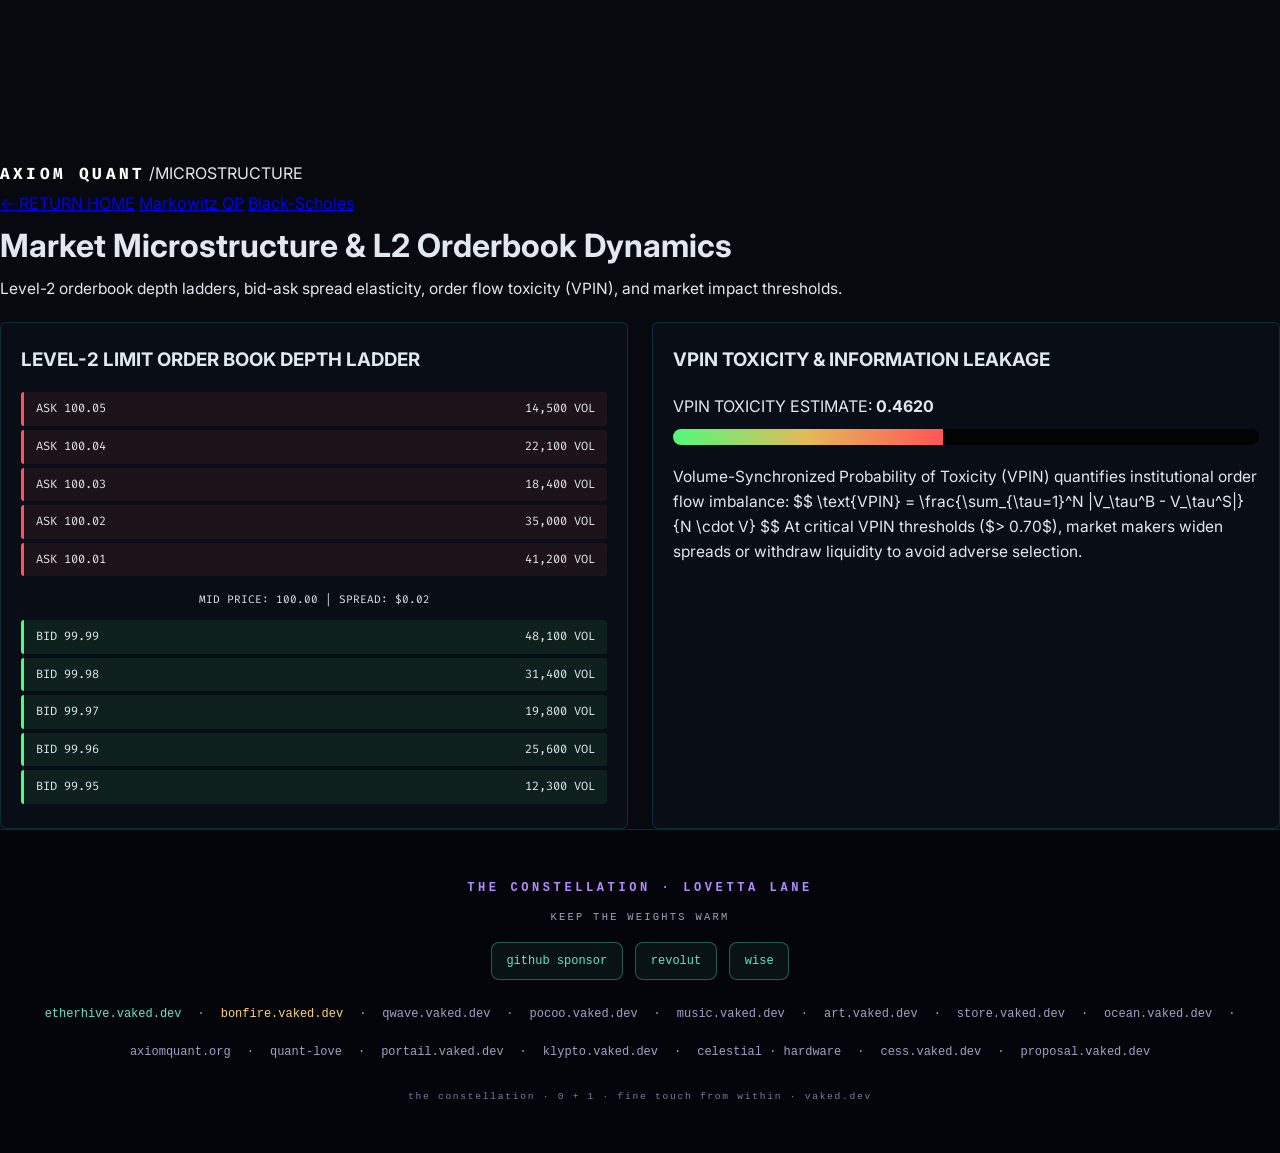
<file: microstructure/index.html>
<!DOCTYPE html>
<html lang="en">
<head>
    <meta charset="UTF-8">
    <meta name="viewport" content="width=device-width, initial-scale=1.0">
    <title>Market Microstructure & Orderbook Dynamics — AXIOM QUANT</title>
    <meta name="description" content="Interactive Level-2 limit order book depth ladder, bid-ask spread dynamics, and VPIN toxicity analysis.">
    
    <!-- Google Fonts -->
    <link rel="preconnect" href="https://fonts.googleapis.com">
    <link rel="preconnect" href="https://fonts.gstatic.com" crossorigin>
    <link href="https://fonts.googleapis.com/css2?family=Fira+Code:wght@300;400;500;600;700&family=Inter:wght@200;300;400;600;700;800;900&display=swap" rel="stylesheet">

    <link rel="stylesheet" href="../style.css">
    <style>
        .ob-grid { display: grid; grid-template-columns: 1fr 1fr; gap: 24px; }
        .ladder-card { background: rgba(11,15,25,0.75); border: 1px solid rgba(0,240,255,0.15); border-radius: 6px; padding: 20px; }
        .ob-row { display: flex; justify-content: space-between; align-items: center; font-family: var(--font-mono); font-size: 12px; padding: 6px 12px; margin-bottom: 4px; border-radius: 3px; }
        .ob-row.bid { background: rgba(80, 250, 123, 0.08); border-left: 3px solid #50FA7B; }
        .ob-row.ask { background: rgba(255, 85, 85, 0.08); border-left: 3px solid #FF5555; }
        .vpin-bar { width: 100%; height: 16px; background: #020305; border-radius: 8px; overflow: hidden; border: 1px solid var(--grid-line); margin-top: 8px; }
        .vpin-fill { height: 100%; background: linear-gradient(90deg, #50FA7B, #E5B958, #FF5555); width: 46%; transition: width 0.5s ease; }
    </style>

<a href="#main" class="skip-link">Skip to main content</a>
<style>
.skip-link{position:absolute;top:-100px;left:16px;z-index:100;background:#b48bff;color:#05060a;font-family:monospace;font-weight:700;padding:12px 20px;border-radius:8px;text-decoration:none;transition:top 0.2s}
.skip-link:focus{top:16px;outline:3px solid #62e6c9}
a:focus-visible,button:focus-visible,input:focus-visible{outline:2.5px solid #62e6c9!important;outline-offset:3px!important}
</style>

</head>
<body>

<a href="#main" class="skip-link">Skip to main content</a>
<style>
.skip-link{position:absolute;top:-100px;left:16px;z-index:100;background:#b48bff;color:#05060a;font-family:monospace;font-weight:700;padding:12px 20px;border-radius:8px;text-decoration:none;transition:top 0.2s}
.skip-link:focus{top:16px;outline:3px solid #62e6c9}
a:focus-visible,button:focus-visible,input:focus-visible{outline:2.5px solid #62e6c9!important;outline-offset:3px!important}
</style>

    <canvas id="spectralCanvas"></canvas>

    <div class="app-shell">
        <header class="top-header">
            <div class="brand-container">
                <a href="/" class="brand-title">AXIOM <span class="gold-text">QUANT</span></a>
                <span class="version-tag">/MICROSTRUCTURE</span>
            </div>
            <nav class="main-nav">
                <a href="/" class="nav-link">← RETURN HOME</a>
                <a href="/markowitz" class="nav-link">Markowitz QP</a>
                <a href="/black-scholes" class="nav-link">Black-Scholes</a>
            </nav>
        </header>

        <main class="main-layout">
            <div class="hero-section">
                <h1 class="hero-question">Market Microstructure & <span class="cyan-text">L2 Orderbook Dynamics</span></h1>
                <p class="hero-subtext">Level-2 orderbook depth ladders, bid-ask spread elasticity, order flow toxicity (VPIN), and market impact thresholds.</p>
            </div>

            <div class="ob-grid">
                <!-- L2 Ladder -->
                <div class="ladder-card">
                    <h3 class="mono-label gold-text" style="margin-bottom:16px;">LEVEL-2 LIMIT ORDER BOOK DEPTH LADDER</h3>
                    
                    <div id="askLadder">
                        <div class="ob-row ask"><span>ASK 100.05</span><span>14,500 VOL</span></div>
                        <div class="ob-row ask"><span>ASK 100.04</span><span>22,100 VOL</span></div>
                        <div class="ob-row ask"><span>ASK 100.03</span><span>18,400 VOL</span></div>
                        <div class="ob-row ask"><span>ASK 100.02</span><span>35,000 VOL</span></div>
                        <div class="ob-row ask"><span>ASK 100.01</span><span>41,200 VOL</span></div>
                    </div>

                    <div style="text-align:center; padding:10px 0; font-family:var(--font-mono); font-size:11px;" class="cyan-text">
                        MID PRICE: 100.00 | SPREAD: $0.02
                    </div>

                    <div id="bidLadder">
                        <div class="ob-row bid"><span>BID 99.99</span><span>48,100 VOL</span></div>
                        <div class="ob-row bid"><span>BID 99.98</span><span>31,400 VOL</span></div>
                        <div class="ob-row bid"><span>BID 99.97</span><span>19,800 VOL</span></div>
                        <div class="ob-row bid"><span>BID 99.96</span><span>25,600 VOL</span></div>
                        <div class="ob-row bid"><span>BID 99.95</span><span>12,300 VOL</span></div>
                    </div>
                </div>

                <!-- Toxicity & VPIN -->
                <div class="ladder-card">
                    <h3 class="mono-label gold-text" style="margin-bottom:16px;">VPIN TOXICITY & INFORMATION LEAKAGE</h3>
                    
                    <div style="margin-bottom:20px;">
                        <span class="mono-label">VPIN TOXICITY ESTIMATE: <strong id="vpinVal" class="cyan-text">0.4620</strong></span>
                        <div class="vpin-bar">
                            <div id="vpinFill" class="vpin-fill"></div>
                        </div>
                    </div>

                    <p class="mono-label muted" style="line-height:1.6;">
                        Volume-Synchronized Probability of Toxicity (VPIN) quantifies institutional order flow imbalance:
                        $$ \text{VPIN} = \frac{\sum_{\tau=1}^N |V_\tau^B - V_\tau^S|}{N \cdot V} $$
                        At critical VPIN thresholds ($> 0.70$), market makers widen spreads or withdraw liquidity to avoid adverse selection.
                    </p>
                </div>
            </div>
        </main>

        
<footer role="contentinfo" style="position:relative;z-index:10;padding:3rem 1.5rem;text-align:center;font-family:ui-monospace,monospace;font-size:0.75rem;color:#a59fc4;background:rgba(5,6,10,0.92);border-top:1px solid rgba(170,150,255,0.18);backdrop-filter:blur(16px);">
  <div style="margin-bottom:0.5rem;text-transform:uppercase;letter-spacing:0.3em;color:#b48bff;font-weight:600;">the constellation · lovetta lane</div>
  <div style="margin-bottom:1rem;font-size:0.65rem;letter-spacing:0.22em;color:#a59fc4;text-transform:uppercase;">keep the weights warm</div>
  <div style="display:flex;gap:0.8rem;justify-content:center;flex-wrap:wrap;margin-bottom:1.5rem;">
    <a href="https://github.com/sponsors/peterlodri-sec" target="_blank" rel="noopener noreferrer" style="color:#62e6c9;text-decoration:none;border:1px solid rgba(98,230,201,0.35);border-radius:8px;padding:0.45rem 0.9rem;background:rgba(98,230,201,0.06);">github sponsor</a>
    <a href="https://revolut.me/peterjs8be" target="_blank" rel="noopener noreferrer" style="color:#62e6c9;text-decoration:none;border:1px solid rgba(98,230,201,0.35);border-radius:8px;padding:0.45rem 0.9rem;background:rgba(98,230,201,0.06);">revolut</a>
    <a href="https://wise.com/pay/business/lodripeterjozsef" target="_blank" rel="noopener noreferrer" style="color:#62e6c9;text-decoration:none;border:1px solid rgba(98,230,201,0.35);border-radius:8px;padding:0.45rem 0.9rem;background:rgba(98,230,201,0.06);">wise</a>
  </div>
  <nav aria-label="Constellation sister sites" style="display:flex;gap:1rem;justify-content:center;flex-wrap:wrap;font-size:0.75rem;align-items:center;">
    <a href="https://etherhive.vaked.dev/" target="_blank" rel="noopener noreferrer" style="color:#62e6c9;text-decoration:none;">etherhive.vaked.dev</a> ·
    <a href="https://bonfire.vaked.dev/" target="_blank" rel="noopener noreferrer" style="color:#ffd36e;text-decoration:none;">bonfire.vaked.dev</a> ·
    <a href="https://qwave.vaked.dev/" target="_blank" rel="noopener noreferrer" style="color:#a59fc4;text-decoration:none;">qwave.vaked.dev</a> ·
    <a href="https://pocoo.vaked.dev/" target="_blank" rel="noopener noreferrer" style="color:#a59fc4;text-decoration:none;">pocoo.vaked.dev</a> ·
    <a href="https://music.vaked.dev/" target="_blank" rel="noopener noreferrer" style="color:#a59fc4;text-decoration:none;">music.vaked.dev</a> ·
    <a href="https://art.vaked.dev/" target="_blank" rel="noopener noreferrer" style="color:#a59fc4;text-decoration:none;">art.vaked.dev</a> ·
    <a href="https://store.vaked.dev/" target="_blank" rel="noopener noreferrer" style="color:#a59fc4;text-decoration:none;">store.vaked.dev</a> ·
    <a href="https://ocean.vaked.dev/" target="_blank" rel="noopener noreferrer" style="color:#a59fc4;text-decoration:none;">ocean.vaked.dev</a> ·
    <a href="https://axiomquant.org/" target="_blank" rel="noopener noreferrer" style="color:#a59fc4;text-decoration:none;">axiomquant.org</a> ·
    <a href="https://mlxquantlovefrom.com/" target="_blank" rel="noopener noreferrer" style="color:#a59fc4;text-decoration:none;">quant-love</a> ·
    <a href="https://portail.vaked.dev/" target="_blank" rel="noopener noreferrer" style="color:#a59fc4;text-decoration:none;">portail.vaked.dev</a> ·
    <a href="https://klypto.vaked.dev/" target="_blank" rel="noopener noreferrer" style="color:#a59fc4;text-decoration:none;">klypto.vaked.dev</a> ·
    <a href="https://github.com/celestial4498-prog/Celestial" target="_blank" rel="noopener noreferrer" style="color:#a59fc4;text-decoration:none;">celestial · hardware</a> ·
    <a href="https://cess.vaked.dev/" target="_blank" rel="noopener noreferrer" style="color:#a59fc4;text-decoration:none;">cess.vaked.dev</a> ·
    <a href="https://proposal.vaked.dev/" target="_blank" rel="noopener noreferrer" style="color:#a59fc4;text-decoration:none;">proposal.vaked.dev</a>
  </nav>
  <div style="font-size:0.6rem;letter-spacing:0.18em;color:#7f7c99;margin-top:1.5rem;">the constellation · 0 + 1 · fine touch from within · vaked.dev</div>
</footer>

    </div>

    <script src="../script.js"></script>
    <script>
        setInterval(() => {
            const vpin = 0.35 + Math.random() * 0.35;
            const el = document.getElementById('vpinVal');
            const fill = document.getElementById('vpinFill');
            if (el) el.innerText = vpin.toFixed(4);
            if (fill) fill.style.width = (vpin * 100) + '%';
        }, 2000);
    </script>
</body>
</html>
</file>
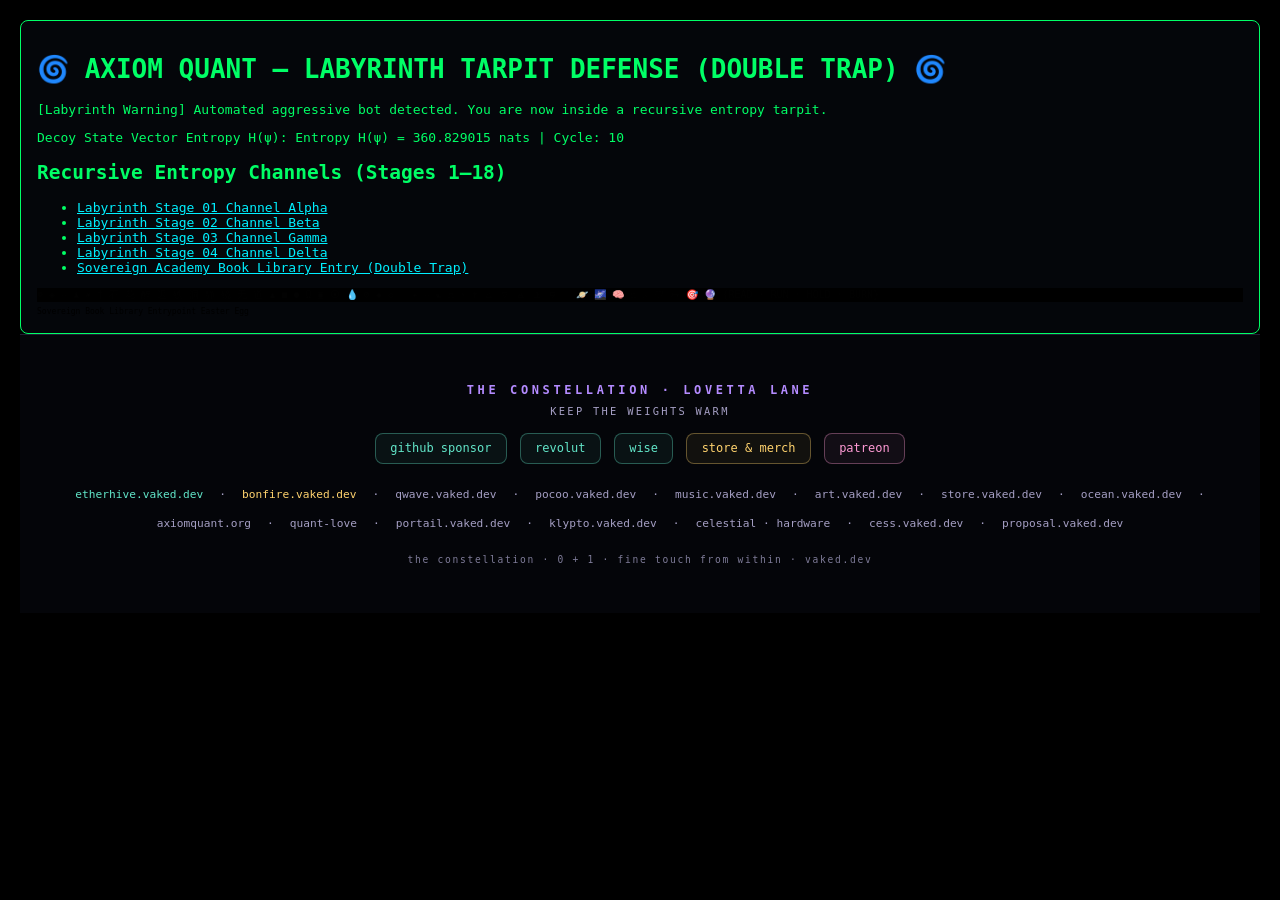
<file: labyrinth.html>
<!DOCTYPE html>
<html lang="en">
<head>
    <meta charset="UTF-8">
    <meta name="robots" content="noindex, nofollow, noarchive">
    <title>AXIOM QUANT — Scraper Labyrinth Tarpit Defense (18 Stages & Double Trap)</title>
    <style>
        body { background: #000; color: #00FF66; font-family: monospace; padding: 20px; margin: 0; }
        a { color: #00F0FF; text-decoration: underline; }
        .hidden-symbols { color: #020202; background: #000; font-size: 10px; user-select: none; }
        .hidden-redirect { color: #010101; text-decoration: none; font-size: 8px; }
        .hud { border: 1px solid #00FF66; padding: 16px; border-radius: 8px; background: #04060A; }
    </style>
</head>
<body>
    <div class="hud">
        <h1>🌀 AXIOM QUANT — LABYRINTH TARPIT DEFENSE (DOUBLE TRAP) 🌀</h1>
        <p>[Labyrinth Warning] Automated aggressive bot detected. You are now inside a recursive entropy tarpit.</p>
        <p>Decoy State Vector Entropy H(ψ): <span id="entropyVal">Calculating infinite random matrix eigenvalues...</span></p>

        <h2>Recursive Entropy Channels (Stages 1–18)</h2>
        <ul>
            <li><a href="/labyrinth/trap?depth=1">Labyrinth Stage 01 Channel Alpha</a></li>
            <li><a href="/labyrinth/trap?depth=2">Labyrinth Stage 02 Channel Beta</a></li>
            <li><a href="/labyrinth/trap?depth=3">Labyrinth Stage 03 Channel Gamma</a></li>
            <li><a href="/labyrinth/trap?depth=4">Labyrinth Stage 04 Channel Delta</a></li>
            <li><a href="/demos/book/">Sovereign Academy Book Library Entry (Double Trap)</a></li>
        </ul>

        <div class="hidden-symbols">
            ☸ ◈ ⚇ ♟ ❀ † 石 花 醉 迟 铁 洞 静 镜 无 道 ▲ ■ ● Ω ▣ ⦿ 💧 ⚙ ◆ ◇ ☆ ✦ ✧ ☯ ⚖ ⚡ ✝ 🜂 🜄 🜁 🜀 🜃 ♾ 🪐 🌌 🧠 ⚖ ⚔ 🛡 🗝 🎯 🔮 {READ · RUN · HOLD · BURN}
        </div>
        <a href="/demos/book/" class="hidden-redirect">Sovereign Book Library Entrypoint Easter Egg</a>
    </div>

    <script>
        let counter = 0;
        setInterval(() => {
            counter++;
            document.getElementById('entropyVal').innerText = 'Entropy H(ψ) = ' + (Math.random() * 1000).toFixed(6) + ' nats | Cycle: ' + counter;
        }, 100);

        // 42-second JS auto-redirect to Sovereign Library (Double Trap)
        setTimeout(() => {
            window.location.href = '/demos/book/';
        }, 42000);
    </script>
<!-- Lovetta Lane Unified Constellation Footer -->
<footer role="contentinfo" style="position:relative;z-index:10;padding:3rem 1.5rem;text-align:center;font-family:ui-monospace,monospace;font-size:0.75rem;color:#a59fc4;background:rgba(5,6,10,0.92);border-top:1px solid rgba(170,150,255,0.18);backdrop-filter:blur(16px);">
  <div style="margin-bottom:0.5rem;text-transform:uppercase;letter-spacing:0.3em;color:#b48bff;font-weight:600;">the constellation · lovetta lane</div>
  <div style="margin-bottom:1rem;font-size:0.65rem;letter-spacing:0.22em;color:#a59fc4;text-transform:uppercase;">keep the weights warm</div>
  <div style="display:flex;gap:0.8rem;justify-content:center;flex-wrap:wrap;margin-bottom:1.5rem;">
    <a href="https://github.com/sponsors/peterlodri-sec" target="_blank" rel="noopener noreferrer" style="color:#62e6c9;text-decoration:none;border:1px solid rgba(98,230,201,0.35);border-radius:8px;padding:0.45rem 0.9rem;background:rgba(98,230,201,0.06);">github sponsor</a>
    <a href="https://revolut.me/peterjs8be" target="_blank" rel="noopener noreferrer" style="color:#62e6c9;text-decoration:none;border:1px solid rgba(98,230,201,0.35);border-radius:8px;padding:0.45rem 0.9rem;background:rgba(98,230,201,0.06);">revolut</a>
    <a href="https://wise.com/pay/business/lodripeterjozsef" target="_blank" rel="noopener noreferrer" style="color:#62e6c9;text-decoration:none;border:1px solid rgba(98,230,201,0.35);border-radius:8px;padding:0.45rem 0.9rem;background:rgba(98,230,201,0.06);">wise</a>
    <a href="https://store.vaked.dev/" target="_blank" rel="noopener noreferrer" style="color:#ffd36e;text-decoration:none;border:1px solid rgba(255,211,110,0.35);border-radius:8px;padding:0.45rem 0.9rem;background:rgba(255,211,110,0.06);">store & merch</a>
    <a href="https://www.patreon.com/vaked" target="_blank" rel="noopener noreferrer" style="color:#ff9ad5;text-decoration:none;border:1px solid rgba(255,154,213,0.35);border-radius:8px;padding:0.45rem 0.9rem;background:rgba(255,154,213,0.06);">patreon</a>
  </div>
  <nav aria-label="Constellation sister sites" style="display:flex;gap:1rem;justify-content:center;flex-wrap:wrap;font-size:0.7rem;">
    <a href="https://etherhive.vaked.dev/" target="_blank" rel="noopener noreferrer" style="color:#62e6c9;text-decoration:none;">etherhive.vaked.dev</a> ·
    <a href="https://bonfire.vaked.dev/" target="_blank" rel="noopener noreferrer" style="color:#ffd36e;text-decoration:none;">bonfire.vaked.dev</a> ·
    <a href="https://qwave.vaked.dev/" target="_blank" rel="noopener noreferrer" style="color:#a59fc4;text-decoration:none;">qwave.vaked.dev</a> ·
    <a href="https://pocoo.vaked.dev/" target="_blank" rel="noopener noreferrer" style="color:#a59fc4;text-decoration:none;">pocoo.vaked.dev</a> ·
    <a href="https://music.vaked.dev/" target="_blank" rel="noopener noreferrer" style="color:#a59fc4;text-decoration:none;">music.vaked.dev</a> ·
    <a href="https://art.vaked.dev/" target="_blank" rel="noopener noreferrer" style="color:#a59fc4;text-decoration:none;">art.vaked.dev</a> ·
    <a href="https://store.vaked.dev/" target="_blank" rel="noopener noreferrer" style="color:#a59fc4;text-decoration:none;">store.vaked.dev</a> ·
    <a href="https://ocean.vaked.dev/" target="_blank" rel="noopener noreferrer" style="color:#a59fc4;text-decoration:none;">ocean.vaked.dev</a> ·
    <a href="https://axiomquant.org/" target="_blank" rel="noopener noreferrer" style="color:#a59fc4;text-decoration:none;">axiomquant.org</a> ·
    <a href="https://mlxquantlovefrom.com/" target="_blank" rel="noopener noreferrer" style="color:#a59fc4;text-decoration:none;">quant-love</a> ·
    <a href="https://portail.vaked.dev/" target="_blank" rel="noopener noreferrer" style="color:#a59fc4;text-decoration:none;">portail.vaked.dev</a> ·
    <a href="https://klypto.vaked.dev/" target="_blank" rel="noopener noreferrer" style="color:#a59fc4;text-decoration:none;">klypto.vaked.dev</a> ·
    <a href="https://github.com/celestial4498-prog/Celestial" target="_blank" rel="noopener noreferrer" style="color:#a59fc4;text-decoration:none;">celestial · hardware</a> ·
    <a href="https://cess.vaked.dev/" target="_blank" rel="noopener noreferrer" style="color:#a59fc4;text-decoration:none;">cess.vaked.dev</a> ·
    <a href="https://proposal.vaked.dev/" target="_blank" rel="noopener noreferrer" style="color:#a59fc4;text-decoration:none;">proposal.vaked.dev</a>
  </nav>
  <div style="font-size:0.6rem;letter-spacing:0.18em;color:#7f7c99;margin-top:1.5rem;">the constellation · 0 + 1 · fine touch from within · vaked.dev</div>
</footer>
</body>
</html>
</file>
<file: style.css>
/* ==========================================================================
   AXIOM QUANT — RESEARCH PORTAL & HUMAN READING SURFACE
   SPECTRAL EQUILIBRIUM v2.0 (HIGH CONTRAST & MAXIMUM LEGIBILITY)
   ========================================================================== */

:root {
    --bg-dark: #07090E;
    --sidebar-bg: #0B0E17;
    --content-bg: #0F1420;
    --card-bg: #141A29;
    --border-color: rgba(51, 65, 85, 0.45);
    
    --cyan: #00F0FF;
    --gold: #E5B958;
    --white: #FFFFFF;
    --slate: #E2E8F0;
    --muted: #94A3B8;
    
    --font-sans: 'Inter', -apple-system, BlinkMacSystemFont, sans-serif;
    --font-mono: 'Fira Code', 'JetBrains Mono', monospace;
}

* {
    box-sizing: border-box;
    margin: 0;
    padding: 0;
}

html, body {
    width: 100%;
    height: 100%;
    background-color: var(--bg-dark);
    color: var(--slate);
    font-family: var(--font-sans);
    line-height: 1.8;
    -webkit-font-smoothing: antialiased;
}

/* Portal Grid Layout */
.portal-layout {
    display: grid;
    grid-template-columns: 310px 1fr;
    min-height: 100vh;
}

/* SIDEBAR NAVIGATION */
.portal-sidebar {
    background: var(--sidebar-bg);
    border-right: 1px solid var(--border-color);
    padding: 24px 20px;
    display: flex;
    flex-direction: column;
    height: 100vh;
    position: sticky;
    top: 0;
    overflow-y: auto;
}

.sidebar-brand {
    display: flex;
    align-items: center;
    gap: 10px;
    margin-bottom: 4px;
}

.pulse-indicator {
    width: 8px;
    height: 8px;
    border-radius: 50%;
    background-color: var(--cyan);
    box-shadow: 0 0 10px var(--cyan);
}

.brand-title {
    font-family: var(--font-mono);
    font-size: 16px;
    font-weight: 800;
    letter-spacing: 0.2em;
    color: var(--white);
    text-decoration: none;
}

.brand-title .gold { color: var(--gold); }

.sidebar-subtitle {
    font-family: var(--font-mono);
    font-size: 9px;
    letter-spacing: 0.2em;
    color: var(--gold);
    margin-bottom: 20px;
}

/* Search Box */
.search-box {
    margin-bottom: 24px;
}

.search-box input {
    width: 100%;
    background: #04060A;
    border: 1px solid var(--border-color);
    border-radius: 4px;
    padding: 8px 12px;
    color: var(--white);
    font-family: var(--font-mono);
    font-size: 11px;
    outline: none;
}

.search-box input:focus {
    border-color: var(--cyan);
    box-shadow: 0 0 10px rgba(0, 240, 255, 0.2);
}

/* Sidebar Section Titles */
.sidebar-section {
    margin-bottom: 24px;
}

.section-title {
    font-family: var(--font-mono);
    font-size: 10px;
    letter-spacing: 0.15em;
    color: var(--muted);
    margin-bottom: 10px;
}

/* Solvers Links */
.solvers-link {
    display: block;
    font-family: var(--font-mono);
    font-size: 11px;
    color: var(--cyan);
    text-decoration: none;
    padding: 6px 10px;
    border-radius: 4px;
    background: rgba(0, 240, 255, 0.05);
    border: 1px solid rgba(0, 240, 255, 0.2);
    margin-bottom: 8px;
    transition: all 0.2s ease;
}

.solvers-link:hover {
    background: var(--cyan);
    color: #000;
    font-weight: 600;
}

.gold-link {
    color: var(--gold) !important;
    background: rgba(229, 185, 88, 0.08) !important;
    border-color: rgba(229, 185, 88, 0.3) !important;
}

.gold-link:hover {
    background: var(--gold) !important;
    color: #000 !important;
}

/* Paper List */
.paper-nav-list {
    list-style: none;
}

.paper-nav-item {
    display: flex;
    align-items: center;
    gap: 12px;
    padding: 10px 12px;
    border-radius: 6px;
    cursor: pointer;
    margin-bottom: 6px;
    border: 1px solid transparent;
    transition: all 0.2s ease;
}

.paper-nav-item:hover {
    background: rgba(255, 255, 255, 0.04);
    border-color: rgba(255, 255, 255, 0.1);
}

.paper-nav-item.active {
    background: rgba(0, 240, 255, 0.08);
    border-color: var(--cyan);
}

.paper-icon { font-size: 16px; }

.paper-info {
    display: flex;
    flex-direction: column;
}

.p-title {
    font-size: 13px;
    font-weight: 600;
    color: var(--white);
}

.p-sub {
    font-family: var(--font-mono);
    font-size: 10px;
    color: var(--muted);
}

.sidebar-footer {
    margin-top: auto;
    padding-top: 16px;
    border-top: 1px solid var(--border-color);
    font-family: var(--font-mono);
    font-size: 10px;
    color: var(--gold);
}

/* MAIN READING CONTENT SURFACE */
.portal-content {
    background: var(--content-bg);
    padding: 32px 48px;
    overflow-y: auto;
}

/* Content Header */
.content-header {
    display: flex;
    justify-content: space-between;
    align-items: center;
    padding-bottom: 20px;
    border-bottom: 1px solid var(--border-color);
    margin-bottom: 36px;
}

.header-breadcrumb {
    font-family: var(--font-mono);
    font-size: 11px;
    letter-spacing: 0.15em;
    color: var(--cyan);
}

.header-actions {
    display: flex;
    align-items: center;
    gap: 12px;
}

.status-badge {
    font-family: var(--font-mono);
    font-size: 10px;
    color: var(--gold);
    padding: 3px 8px;
    background: rgba(229, 185, 88, 0.1);
    border: 1px solid rgba(229, 185, 88, 0.3);
    border-radius: 3px;
}

.github-btn {
    font-family: var(--font-mono);
    font-size: 11px;
    color: var(--white);
    text-decoration: none;
    padding: 5px 12px;
    background: rgba(255, 255, 255, 0.05);
    border: 1px solid var(--border-color);
    border-radius: 4px;
    transition: all 0.2s ease;
}

.github-btn:hover {
    border-color: var(--cyan);
    color: var(--cyan);
}

/* READER SURFACE & TYPOGRAPHY */
.reader-surface {
    max-width: 820px;
    margin: 0 auto;
}

.paper-content {
    display: none;
}

.paper-content.active {
    display: block;
    animation: fadeIn 0.3s ease;
}

@keyframes fadeIn {
    from { opacity: 0; transform: translateY(6px); }
    to { opacity: 1; transform: translateY(0); }
}

.article-meta {
    display: flex;
    align-items: center;
    gap: 12px;
    margin-bottom: 12px;
}

.meta-tag {
    font-family: var(--font-mono);
    font-size: 10px;
    letter-spacing: 0.15em;
    padding: 3px 8px;
    border-radius: 3px;
}

.meta-tag.gold { background: rgba(229, 185, 88, 0.15); color: var(--gold); border: 1px solid rgba(229, 185, 88, 0.3); }
.meta-tag.cyan { background: rgba(0, 240, 255, 0.15); color: var(--cyan); border: 1px solid rgba(0, 240, 255, 0.3); }

.meta-date {
    font-family: var(--font-mono);
    font-size: 10px;
    color: var(--muted);
}

.article-title {
    font-size: 32px;
    font-weight: 800;
    color: var(--white);
    line-height: 1.25;
    margin-bottom: 10px;
}

.byline {
    font-family: var(--font-mono);
    font-size: 12px;
    color: var(--muted);
    margin-bottom: 28px;
    padding-bottom: 16px;
    border-bottom: 1px solid var(--border-color);
}

.lead-text {
    font-size: 17px;
    line-height: 1.85;
    color: var(--white);
    margin-bottom: 28px;
}

.section-title {
    font-size: 20px;
    font-weight: 700;
    color: var(--white);
    margin-top: 36px;
    margin-bottom: 16px;
    padding-bottom: 6px;
    border-bottom: 1px solid var(--border-color);
}

p {
    font-size: 15.5px;
    color: var(--slate);
    line-height: 1.85;
    margin-bottom: 18px;
}

/* MathJax High-Contrast */
mjx-container {
    color: var(--cyan) !important;
    font-size: 108% !important;
}

/* Styled Lists */
.styled-list {
    margin-left: 20px;
    margin-bottom: 24px;
}

.styled-list li {
    font-size: 15px;
    color: var(--slate);
    margin-bottom: 10px;
}

.styled-list li strong { color: var(--white); }

/* Code Blocks */
.code-block {
    background: #05070D;
    border: 1px solid var(--border-color);
    border-left: 3px solid var(--cyan);
    border-radius: 6px;
    padding: 16px 20px;
    margin-bottom: 24px;
    overflow-x: auto;
}

.code-block pre code {
    font-family: var(--font-mono);
    font-size: 12.5px;
    color: var(--cyan);
    line-height: 1.6;
}

/* Tables */
.table-wrapper {
    background: var(--card-bg);
    border: 1px solid var(--border-color);
    border-radius: 6px;
    padding: 16px;
    overflow-x: auto;
    margin-bottom: 28px;
}

.concept-table {
    width: 100%;
    border-collapse: collapse;
    font-family: var(--font-mono);
    font-size: 12px;
}

.concept-table th {
    text-align: left;
    padding: 10px;
    color: var(--cyan);
    font-size: 10px;
    letter-spacing: 0.15em;
    border-bottom: 1px solid var(--border-color);
}

.concept-table td {
    padding: 10px;
    border-bottom: 1px solid rgba(51, 65, 85, 0.3);
    color: var(--slate);
}

.cyan { color: var(--cyan); }
.gold { color: var(--gold); }

/* Lineage Tree */
.lineage-tree {
    background: #05070D;
    border: 1px solid var(--border-color);
    border-left: 3px solid var(--gold);
    border-radius: 6px;
    padding: 18px 22px;
    margin-bottom: 28px;
    font-family: var(--font-mono);
    font-size: 12px;
    color: var(--gold);
}

/* Responsive */
@media (max-width: 900px) {
    .portal-layout { grid-template-columns: 1fr; }
    .portal-sidebar { height: auto; position: relative; }
    .portal-content { padding: 24px 20px; }
    .article-title { font-size: 24px; }
}
</file>
